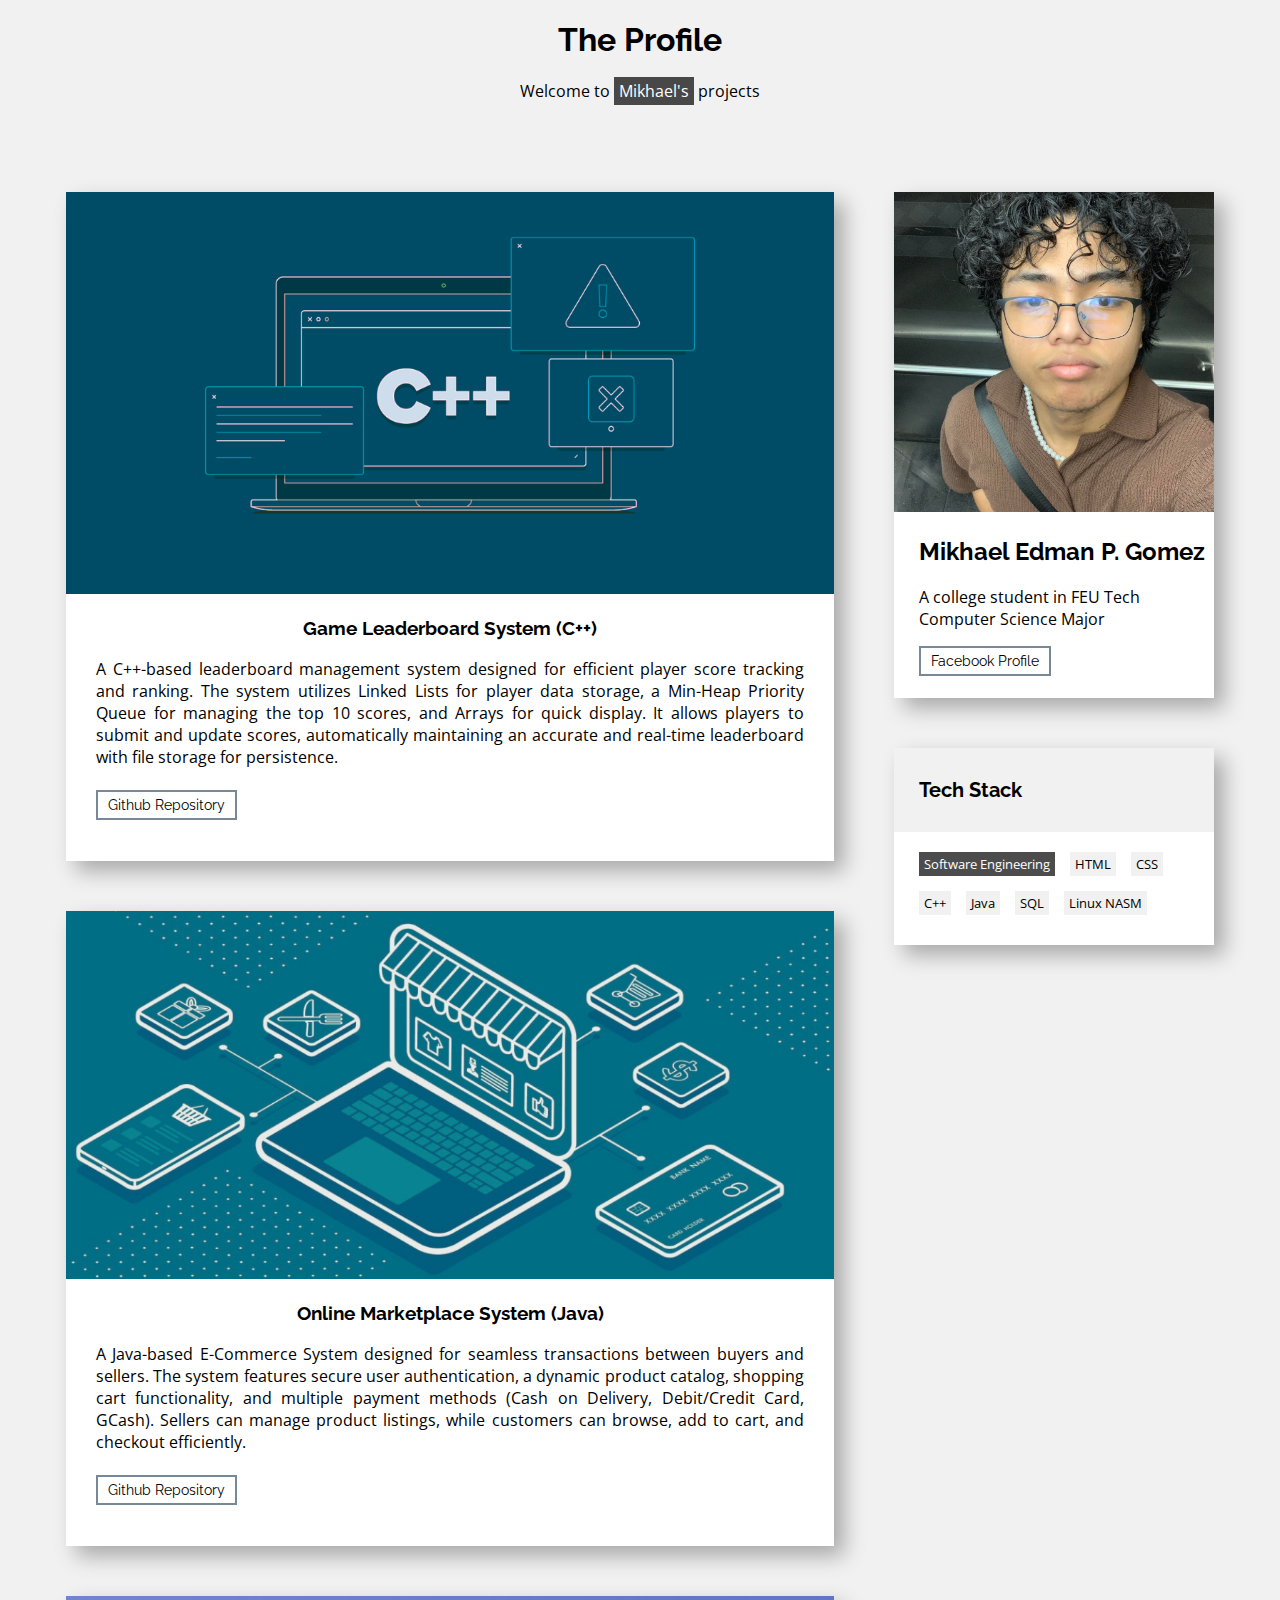
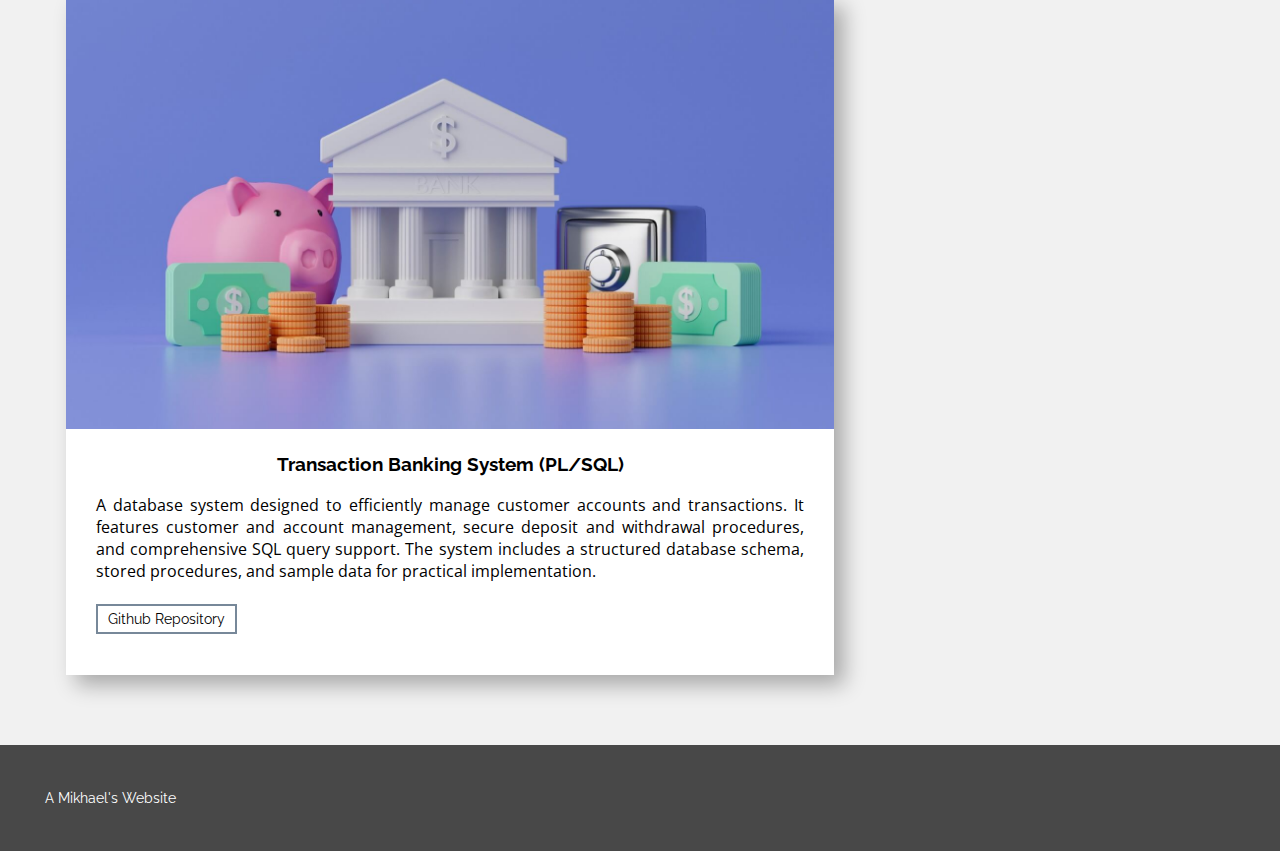
<file: index.html>
<!DOCTYPE html>
<html lang="en">
    <!-- Head section: Contains metadata, CSS links, and page configuration -->
    <head>
        <!-- Page title -->
        <title>Mikhael Profile</title>

        <!-- Essential meta tags for proper rendering and responsiveness -->
        <meta charset="UTF-8">
        <meta name="viewport" content="width=device-width, initial-scale=1.0">

        <!-- Google Fonts import for Raleway and Open Sans -->
        <link href="https://fonts.googleapis.com/css2?family=Raleway:wght@400;700&family=Open+Sans:wght@400;700&display=swap" rel="stylesheet">

        <!-- Custom stylesheet link -->
        <link rel="stylesheet" href="mystyle.css">
        
    </head>

    <body>
        
        <!-- Main header section -->
        <header>
        <h1>The Profile</h1>
          </header>
        
        <!-- Welcome message with styled name -->
        <p style="text-align: center; margin-bottom: 90px;">
            Welcome to <span class="black_text">Mikhael's</span> projects
        </p>

        <!--
        <script>
            let name = prompt('What is your name?', '');

            if(name == 'Rhaulline' || name == 'rhaulline' || name == 'rawee'){
                alert('Hello lovey, welcome to my website\nI love you ganda');
               }
            else if(name == 'Enter here' || name == '' || name == null){
            
            }
            else{
            alert(`Hello ${name}, welcome to my website`);
            }

        </script>
        -->

        <!-- Main content wrapper -->
        <main class="mycontainer" style="margin-bottom: 70px;">
            <!-- Project showcase section using grid layout -->
            <section class="grid_container">
                <!-- Project 1: Game Leaderboard System -->
                <article>
                    <img src="image/leaderboard.png" alt="C++ pic" style="width: 100%;">
                    <h3>Game Leaderboard System (C++)</h3>
                    <p class="text_item">
                        A C++-based leaderboard management system designed for efficient player score tracking and ranking. 
                        The system utilizes Linked Lists for player data storage, a Min-Heap Priority Queue for managing 
                        the top 10 scores, and Arrays for quick display. It allows players to submit and update scores, 
                        automatically maintaining an accurate and real-time leaderboard with file storage for persistence.
                        <br><br>
                        <a href="https://github.com/KaeL-0/Game-Leaderboard-System.git" target="_blank" style="text-size: 17px; margin-left: 0px;">
                            Github Repository
                        </a>
                    </p>
                </article>

                <!-- Project 2: Online Marketplace System -->
                <article>
                    <img src="image/market.png" alt="A marketplace pic" style="width: 100%;">
                    <h3>Online Marketplace System (Java)</h3>
                    <p class="text_item">
                        A Java-based E-Commerce System designed for seamless transactions between buyers and sellers. 
                        The system features secure user authentication, a dynamic product catalog, shopping cart functionality, 
                        and multiple payment methods (Cash on Delivery, Debit/Credit Card, GCash). Sellers can manage product 
                        listings, while customers can browse, add to cart, and checkout efficiently.
                        <br><br>
                        <a href="https://github.com/KaeL-0/Java-based-Online-Marketplace-System.git" target="_blank" style="text-size: 17px; margin-left: 0px;">
                            Github Repository
                        </a>
                    </p>
                </article>

                <!-- Project 3: Transaction Banking System -->
                <article>
                    <img src="image/piggy.jpg" alt="Banking Pig Pic" style="width: 100%;">
                    <h3>Transaction Banking System (PL/SQL)</h3>
                    <p class="text_item">
                        A database system designed to efficiently manage customer accounts and transactions. It
                        features customer and account management, secure deposit and withdrawal procedures, and 
                        comprehensive SQL query support. The system includes a structured database schema, stored 
                        procedures, and sample data for practical implementation.
                        <br><br>
                        <a href="https://github.com/KaeL-0/Transaction-Banking-System.git" target="_blank" style="text-size: 17px; margin-left: 0px;">
                            Github Repository
                        </a>
                    </p>
                </article>            
            </section>

            <!-- Sidebar/Profile section -->
            <aside>
                <!-- Personal information card -->
                <article style="margin-bottom: 50px;">
                    <img src="image/gomez_image.jpg" alt="A selfie picture" style="width: 100%;">
                    <h2 class="text_margin">Mikhael Edman P. Gomez</h2>
                    <p class="text_margin">A college student in FEU Tech<br>Computer Science Major</p>

                    <!-- Profile navigation section -->
                    <nav class="button_container">
                        <a id="myLink" href="https://www.facebook.com/mikhael.edman" target="_blank">Facebook Profile</a>
                        
                        <!-- JavaScript for link switching functionality 
                        <script src= "script.js">
                        </script> -->
                        
                        <!-- <button type="button" onclick="link()" class="mybutton">Click me to change link</button> -->
                    </nav>
                    <br>
                </article>

                <!-- Tech Stack section -->
                <article>
                    <h3 class="myheader">Tech Stack</h3>
                    <ul>
                        <li class="black_text">Software Engineering</li>
                        <li>HTML</li>
                        <li>CSS</li>
                        <li>C++</li>
                        <li>Java</li>
                        <li>SQL</li>
                        <li>Linux NASM</li>
                    </ul>
                </article>
            </aside>
        </main>

        <!-- Footer section -->
        <footer>
            <p class="footer_text">A Mikhael's Website</p>
        </footer>
    </body>
</html>
</file>
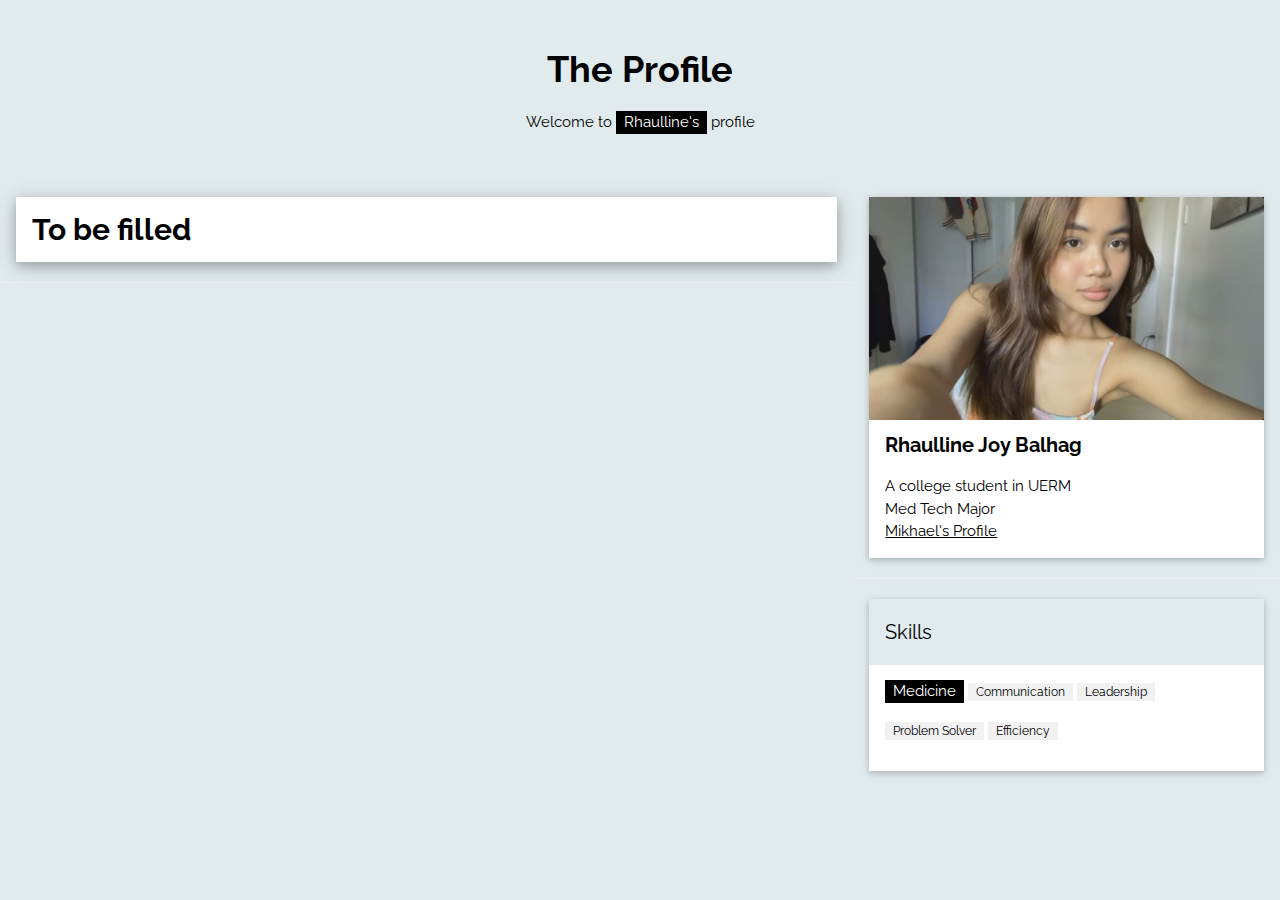
<file: rhau_profile.html>
<!DOCTYPE html>
<html lang="en-PH">
<head>
  <title>Rhaulline's Template</title>
  <meta charset="UTF-8">
  <meta name="viewport" content="width=device-width, initial-scale=1">
  <link rel="stylesheet" href="https://www.w3schools.com/w3css/4/w3.css">
  <link rel="stylesheet" href="https://fonts.googleapis.com/css?family=Raleway">
  <style>
    body, h1, h2, h3, h4, h5 {
      font-family: "Raleway", sans-serif;
    }
  </style>
</head>

<body style="background-color:rgb(225, 235, 238);">

<div class="w3-content" style="max-width:1400px">

  <!-- Header -->
  <header class="w3-container w3-center w3-padding-32">
    <h1><b>The Profile</b></h1>
    <p>Welcome to <span class="w3-tag">Rhaulline's</span> profile</p>
  </header>

  <!-- Grid -->
  <div class="w3-row">

    <!-- Blog entries -->
    <div class="w3-col l8 s12">
      <div class="w3-card-4 w3-margin w3-white">
        <div class="w3-container">
          <h2><b>To be filled</b></h2>
        </div>
        <p></p>
      </div>
      <hr>
    </div>

    <!-- Introduction menu -->
    <div class="w3-col l4">
      <!-- About Card -->
      <div class="w3-card w3-margin">
        <img src="/image/rhau_balhag.jpg" alt="A selfie picture" border="0" style="width: 100%; margin:0;">
        <div class="w3-container w3-white">
          <h4><b>Rhaulline Joy Balhag</b></h4>
          <p>A college student in UERM<br>Med Tech Major<br><a href="index.html">Mikhael's Profile</a></p>
          <p></p>
        </div>
      </div>
      <hr>

      <!-- Skills -->
      <div class="w3-card w3-margin">
        <div class="w3-container w3-padding">
          <h4>Skills</h4>
        </div>
        <div class="w3-container w3-white">
          <p title="It's a tooltip">
            <span class="w3-tag w3-black w3-margin-bottom">Medicine</span>
            <span class="w3-tag w3-light-grey w3-small w3-margin-bottom">Communication</span>
            <span class="w3-tag w3-light-grey w3-small w3-margin-bottom">Leadership</span>
            <span class="w3-tag w3-light-grey w3-small w3-margin-bottom">Problem Solver</span>
            <span class="w3-tag w3-light-grey w3-small w3-margin-bottom">Efficiency</span>
          </p>
        </div>
      </div>
    </div>
  </div>
</div>


</body>
</html>
</file>
<file: mystyle.css>
/* Base layout styles */
html, body {
    height: 100%;     /* Ensures full page height */
    margin: 0;        /* Removes any default margin */
    padding: 0;       /* Removes any default padding */
    width: 100%;      /* Ensures the body and html take the full width */
}

body {
    background-color: rgba(221, 221, 221, 0.4);
}

/* Typography styles */
h1, h2, h3, h4, h5, h6 {
    font-family: 'Raleway', sans-serif;
}

body, p, li, span {
    font-family: 'Open Sans', sans-serif;
}

h1 {
    text-align: center;
}

/* Container and grid layout styles */
.mycontainer {
    display: flex;
    justify-content: center;
    flex-wrap: wrap;
    align-items: flex-start;
    gap: 60px;
    width: 100%;
    height: auto;
}

.grid_container {
    display: grid;
    row-gap: 50px;
}

/* Content item styles */
.mycontainer article {
    color: black;
    background-color: white;
    box-shadow: 10px 10px 20px rgba(0, 0, 0, 0.3);
}

.text_item {
    text-align: justify;
    padding-left: 30px;
    padding-right: 30px;
    padding-bottom: 25px;
}

.text_margin {
    margin-left: 25px;
}

.black_text {
    background-color: rgba(0, 0, 0, 0.7);
    color: white;
    padding: 3px 5px 3px 5px;
}

/* Header styles */
h3.myheader {
    color: black;
    background-color: rgba(221, 221, 221, 0.4);
    font-size: 20px;
    padding-top: 30px;
    padding-bottom: 30px;
    padding-left: 25px;
}

/* Section and aside layout */
section {
    width: 60%;  
    text-align: center;
}

aside {
    width: 25%;
}

/* Link styles */
a:link, a:visited {
    font-family: 'Raleway', sans-serif;
    font-size: 85%;
    background-color: white;
    color: black;
    border: 2px solid rgb(119, 136, 153);
    margin-left: 25px;
    padding: 5px 10px;
    text-align: center;
    text-decoration: none;
    display: inline-block;
}

a:hover, a:active {
    background-color: rgb(119, 136, 153);
    color: white;
}

/* Button styles */
.button_container {
    display: flex;
    flex-wrap: nowrap;
    gap: 5px;     
}

.button_container .button_item {
    width: 10%;
}

.mybutton {
    font-family: 'Raleway', sans-serif;
    font-size: 85%;
    background-color: white;
    color: black;
    border: 2px solid rgb(119, 136, 153);
    text-decoration: none;
    display: inline-block;
    cursor: pointer;
    padding: 5px 10px;
}

.mybutton:hover, .mybutton:active {
    background-color: rgb(119, 136, 153);
    color: white;
}

/* List styles */
ul {
    display: flex;
    flex-wrap: wrap;  /* Allows items to wrap to a new row */
    list-style-type: none;
    text-align: center;
    gap: 15px 15px;
    padding-right: 25px;
    padding-bottom: 30px;
    padding-left: 25px;            
}
            
li {
    font-size: 13px;
    display: inline-block; 
    background-color: rgba(221, 221, 221, 0.4);
    padding: 3px 5px 3px 5px;
}  

/* Footer styles */
footer {
    background-color: rgba(0, 0, 0, 0.7);
    color: white;
    padding: 30px;
}

p.footer_text {
    font-family: 'Raleway', sans-serif;
    font-size: 90%;
    margin-left: 15px;
}

/* Media queries for responsive design */
@media (max-width: 768px) {
    .mycontainer {
        gap: 40px;    
    }

    section {
        width: 80%;
    }

    aside {
        width: 80%;
    }

    .button_container {
        justify-content: center;      
    }

    a:link, a:visited {
        margin-left: 0px;
    }
}
</file>
